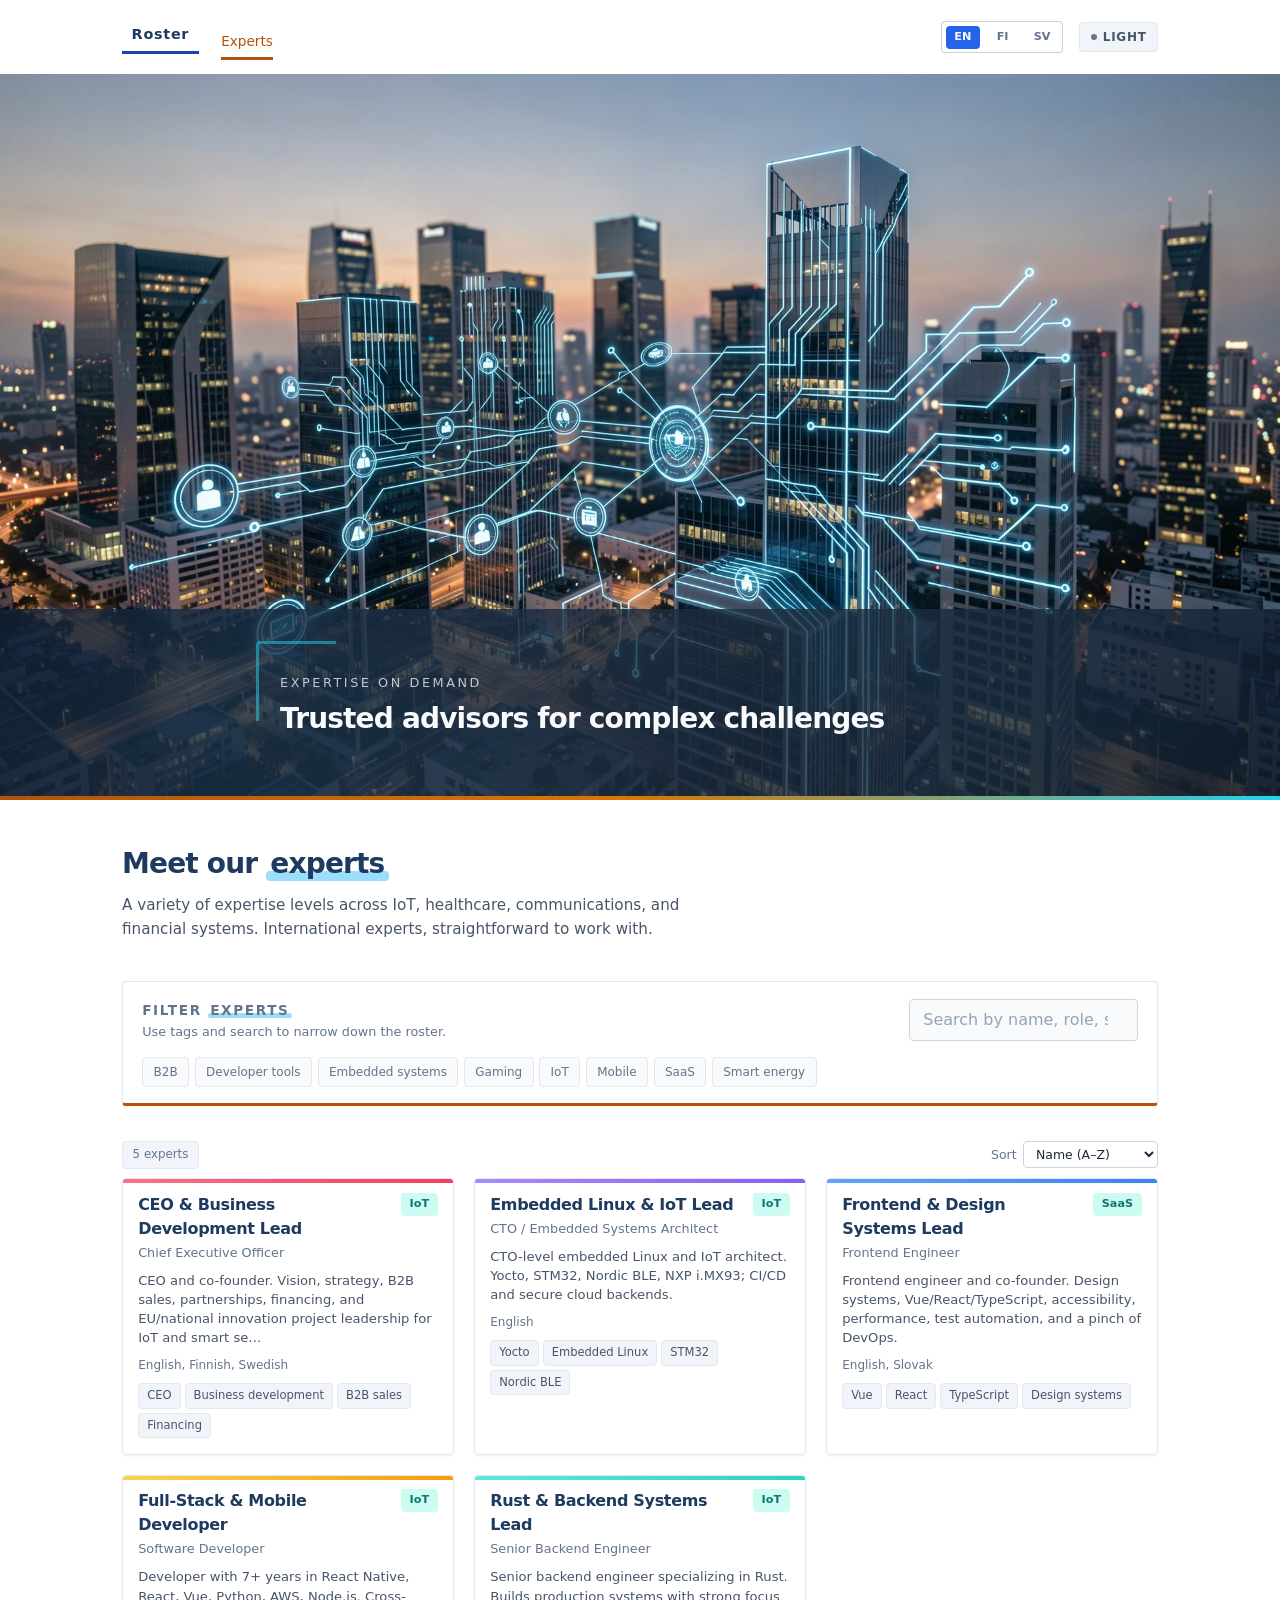
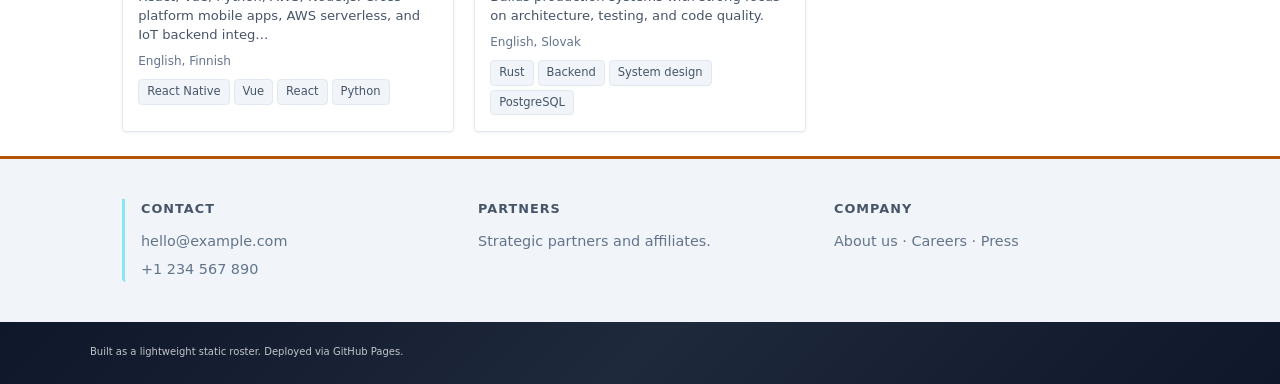
<file: docs/index.html>
<!doctype html>
<html lang="en">
  <head>
    <meta charset="utf-8" />
    <meta name="viewport" content="width=device-width, initial-scale=1" />
    <title>SME Roster</title>
    <meta name="description" content="Subject-matter expert roster with modern minimalist dark UI." />
    <link rel="stylesheet" href="styles/base.css" />
    <link rel="stylesheet" href="styles/layout.css" />
    <link rel="stylesheet" href="styles/components.css" />
    <link rel="stylesheet" href="styles/themes.css" />
  </head>
  <body class="theme-light">
    <div class="page-root">
      <div class="site-header">
        <header class="app-header">
          <div class="app-header__left">
            <span class="app-logo">Roster</span>
            <nav class="app-nav" aria-label="Main">
              <button class="app-nav__item app-nav__item--active" type="button" data-i18n="nav.experts">Experts</button>
            </nav>
          </div>
          <div class="app-header__right">
            <div id="langSwitcher" class="lang-switch" aria-label="Language"></div>
            <button class="chip chip--ghost" id="toggleTheme" aria-label="Toggle theme">
              <span class="chip__dot"></span>
              <span class="chip__label">Dark</span>
            </button>
          </div>
        </header>
      </div>

      <div class="hero">
        <section class="hero-image" aria-hidden="true">
          <img
            src="assets/images/hero.jpg"
            alt=""
            width="1920"
            height="1088"
            loading="eager"
            class="hero-image__img"
          />
        </section>
        <section class="hero-banner" aria-label="Intro">
          <div class="hero-banner__inner">
            <p class="hero-banner__tagline" data-i18n="banner.tagline">Expertise on demand</p>
            <h2 class="hero-banner__title" data-i18n="banner.title">Trusted advisors for complex challenges</h2>
          </div>
        </section>
      </div>

      <div class="site-main">
      <main class="app-main">
        <section class="hero-shell">
          <div class="hero-shell__inner">
            <h1 class="hero-title">Meet our <span class="text-highlight">experts</span></h1>
            <p class="hero-text" data-i18n="hero.text">
              A variety of expertise levels across IoT, healthcare, communications, and financial systems.
              International experts, straightforward to work with.
            </p>
          </div>
        </section>

        <section class="filters-shell" aria-labelledby="filtersTitle">
          <div class="filters-shell__inner">
            <div class="filters-shell__top">
              <div>
                <h2 id="filtersTitle"><span data-i18n="filters.titlePrefix">Filter</span> <span class="text-highlight" data-i18n="filters.titleHighlight">experts</span></h2>
                <p class="filters-shell__hint" data-i18n="filters.hint">Use tags and search to narrow down the roster.</p>
              </div>
              <div class="filters-shell__search">
                <input
                  id="searchInput"
                  type="search"
                  data-i18n-placeholder="filters.searchPlaceholder"
                  placeholder="Search by name, role, sector, keywords…"
                  autocomplete="off"
                />
              </div>
            </div>
            <div class="filters-shell__chips" id="quickFilters" aria-label="Quick filters"></div>
          </div>
        </section>

        <section class="grid-shell" aria-live="polite">
          <div class="grid-shell__meta">
            <span id="resultsCount" class="meta-pill" data-i18n="results.loading">Loading experts…</span>
            <div class="meta-select">
              <label for="sortSelect" data-i18n="sort.label">Sort</label>
              <select id="sortSelect">
                <option value="name" data-i18n="sort.name">Name (A–Z)</option>
                <option value="recent" data-i18n="sort.recent">Recently added</option>
                <option value="sector" data-i18n="sort.sector">Primary sector</option>
              </select>
            </div>
          </div>
          <div id="rosterGrid" class="roster-grid" data-loading="true"></div>
        </section>
      </main>
      </div>

      <footer class="site-footer">
        <div class="site-footer__inner">
          <div class="site-footer__grid">
            <div class="site-footer__block">
              <h3 class="site-footer__heading" data-i18n="footer.contact">Contact</h3>
              <p class="site-footer__text" data-i18n="footer.contactLine">hello@example.com</p>
              <p class="site-footer__text" data-i18n="footer.contactLine2">+1 234 567 890</p>
            </div>
            <div class="site-footer__block">
              <h3 class="site-footer__heading" data-i18n="footer.partners">Partners</h3>
              <p class="site-footer__text" data-i18n="footer.partnersLine">Strategic partners and affiliates.</p>
            </div>
            <div class="site-footer__block">
              <h3 class="site-footer__heading" data-i18n="footer.company">Company</h3>
              <p class="site-footer__text" data-i18n="footer.companyLine">About us · Careers · Press</p>
            </div>
          </div>
        </div>
      </footer>

      <div class="site-footer-bottom">
        <footer class="app-footer">
          <small data-i18n="footer.roster">Built as a lightweight static roster. Deployed via GitHub Pages.</small>
        </footer>
      </div>
    </div>

    <script type="module" src="scripts/render-roster.js"></script>
  </body>
</html>
</file>
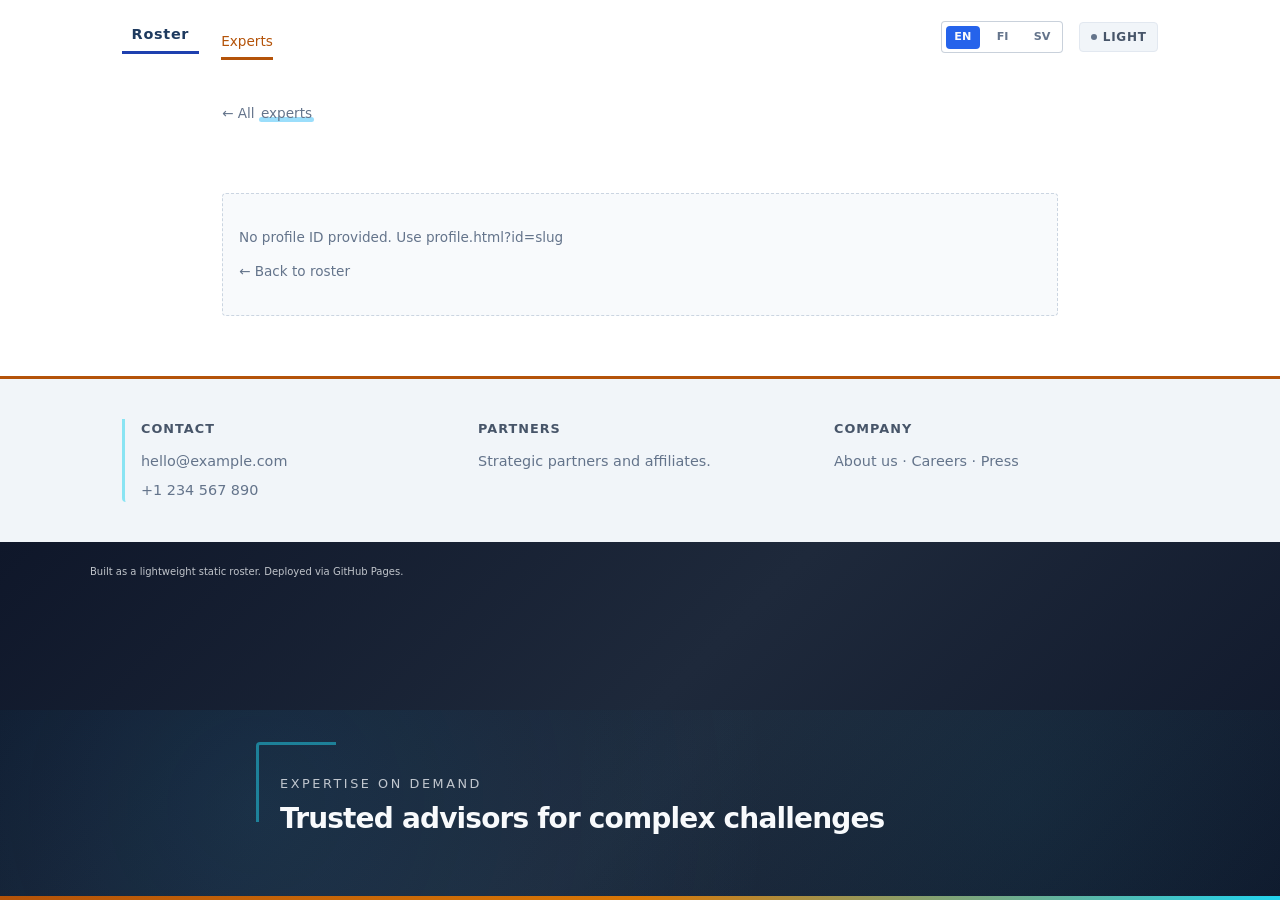
<file: docs/profile.html>
<!doctype html>
<html lang="en">
  <head>
    <meta charset="utf-8" />
    <meta name="viewport" content="width=device-width, initial-scale=1" />
    <title>SME Profile</title>
    <meta name="description" content="Detailed subject-matter expert profile." />
    <link rel="stylesheet" href="styles/base.css" />
    <link rel="stylesheet" href="styles/layout.css" />
    <link rel="stylesheet" href="styles/components.css" />
    <link rel="stylesheet" href="styles/themes.css" />
  </head>
  <body class="theme-light">
    <div class="page-root page-root--profile">
      <div class="site-header">
        <header class="app-header">
          <div class="app-header__left">
            <span class="app-logo">Roster</span>
            <nav class="app-nav" aria-label="Main">
              <a href="index.html" class="app-nav__item app-nav__item--link app-nav__item--active" data-i18n="nav.experts">Experts</a>
            </nav>
          </div>
          <div class="app-header__right">
            <div id="langSwitcher" class="lang-switch" aria-label="Language"></div>
            <button class="chip chip--ghost" id="toggleTheme" aria-label="Toggle theme">
              <span class="chip__dot"></span>
              <span class="chip__label">Dark</span>
            </button>
          </div>
        </header>
      </div>

      <section class="hero-banner" aria-label="Intro">
        <div class="hero-banner__inner">
          <p class="hero-banner__tagline" data-i18n="banner.tagline">Expertise on demand</p>
          <h2 class="hero-banner__title" data-i18n="banner.title">Trusted advisors for complex challenges</h2>
        </div>
      </section>

      <div class="site-main">
        <main class="app-main app-main--profile">
          <p class="profile-back-wrap">
            <a href="index.html" class="back-link"><span data-i18n="profile.backLinkPrefix">← All </span><span class="text-highlight" data-i18n="profile.backLinkHighlight">experts</span></a>
          </p>
          <article id="profileShell" class="profile-shell" aria-live="polite">
            <div class="profile-shell__loading" data-i18n="profile.loading">Loading profile…</div>
          </article>
        </main>
      </div>

      <footer class="site-footer">
        <div class="site-footer__inner">
          <div class="site-footer__grid">
            <div class="site-footer__block">
              <h3 class="site-footer__heading" data-i18n="footer.contact">Contact</h3>
              <p class="site-footer__text" data-i18n="footer.contactLine">hello@example.com</p>
              <p class="site-footer__text" data-i18n="footer.contactLine2">+1 234 567 890</p>
            </div>
            <div class="site-footer__block">
              <h3 class="site-footer__heading" data-i18n="footer.partners">Partners</h3>
              <p class="site-footer__text" data-i18n="footer.partnersLine">Strategic partners and affiliates.</p>
            </div>
            <div class="site-footer__block">
              <h3 class="site-footer__heading" data-i18n="footer.company">Company</h3>
              <p class="site-footer__text" data-i18n="footer.companyLine">About us · Careers · Press</p>
            </div>
          </div>
        </div>
      </footer>

      <div class="site-footer-bottom">
        <footer class="app-footer">
          <small data-i18n="footer.roster">Built as a lightweight static roster. Deployed via GitHub Pages.</small>
        </footer>
      </div>
    </div>

    <script type="module" src="scripts/render-profile.js"></script>
  </body>
</html>
</file>
<file: docs/styles/base.css>
*,
*::before,
*::after {
  box-sizing: border-box;
}

html,
body {
  margin: 0;
  padding: 0;
}

html {
  font-size: 16px;
  background: #0f172a;
}

body {
  font-family: system-ui, -apple-system, BlinkMacSystemFont, 'SF Pro Text', 'Segoe UI', sans-serif;
  line-height: 1.5;
  color: #1e293b;
  background: #0f172a;
  -webkit-font-smoothing: antialiased;
}

img {
  max-width: 100%;
  display: block;
}

button,
input,
select {
  font: inherit;
}

button {
  cursor: pointer;
}

a {
  color: inherit;
  text-decoration: none;
}

a:hover {
  text-decoration: underline;
}

body.theme-dark {
  color-scheme: dark;
}

:root {
  --bg-elevated: rgba(15, 23, 42, 0.9);
  --bg-soft: rgba(15, 23, 42, 0.6);
  --bg-chip: rgba(15, 23, 42, 0.8);
  --border-subtle: rgba(148, 163, 184, 0.2);
  --border-strong: rgba(148, 163, 184, 0.35);
  --accent: #22d3ee;
  --accent-soft: rgba(56, 189, 248, 0.18);
  --accent-strong: rgba(34, 211, 238, 0.9);
  --accent-alt: #e879f9;
  --accent-warm: #b45309;
  --accent-warm-mid: #d97706;
  --text-muted: #9ca3af;
  --text-soft: #6b7280;
  --shadow-soft: 0 18px 45px rgba(15, 23, 42, 0.75);
  --radius-xl: 4px;
  --radius-lg: 4px;
  --radius-pill: 4px;
  --transition-snappy: 160ms ease-out;
  --transition-soft: 220ms ease;
  --blur-shell: 24px;
  --grid-gap: 1.25rem;
}

.page-root {
  min-height: 100vh;
  display: flex;
  flex-direction: column;
  width: 100%;
  background: #ffffff;
}

.page-root .site-header,
.page-root .site-main {
  max-width: 1100px;
  margin-left: auto;
  margin-right: auto;
  width: 100%;
  padding-left: 1.25rem;
  padding-right: 1.25rem;
}

@media (min-width: 768px) {
  .page-root .site-header,
  .page-root .site-main {
    padding-left: 2rem;
    padding-right: 2rem;
  }
}

.page-root .site-header {
  position: relative;
  z-index: 2;
  padding-top: 1.25rem;
  padding-bottom: 0;
}

.page-root .site-main {
  padding-top: 1.2rem;
  padding-bottom: 1.5rem;
}

.page-root--profile .site-main {
  max-width: 900px;
}

.app-header {
  display: flex;
  align-items: center;
  justify-content: space-between;
  gap: 1rem;
  margin-bottom: 1.25rem;
}

.app-header__left {
  display: flex;
  align-items: flex-end;
  gap: 1.4rem;
  min-width: 0;
}

.app-header__right {
  display: flex;
  align-items: center;
  gap: 1rem;
}

.app-logo {
  padding: 0.25rem 0.6rem 0.35rem;
  border: 0;
  border-bottom: 3px solid #1e40af;
  border-radius: 0;
  background: transparent;
  font-size: 0.9rem;
  font-weight: 700;
  letter-spacing: 0.05em;
  color: #1e3a5f;
}

.app-main {
  flex: 1;
  display: flex;
  flex-direction: column;
  gap: 1.2rem;
}

.app-main--profile {
  margin-top: 0.5rem;
}

.profile-back-wrap {
  margin: 0 0 1rem;
}

.site-footer-bottom {
  width: 100%;
  padding: 1.25rem 1.25rem 1.5rem;
  margin-top: auto;
  flex-grow: 1;
  flex-shrink: 0;
  background: linear-gradient(135deg, #0f172a 0%, #1e293b 50%, #0f172a 100%);
}

@media (min-width: 768px) {
  .site-footer-bottom {
    padding-left: 2rem;
    padding-right: 2rem;
  }
}

.app-footer {
  max-width: 1100px;
  margin-left: auto;
  margin-right: auto;
  font-size: 0.75rem;
  color: rgba(248, 250, 252, 0.8);
  opacity: 0.95;
}

.back-link {
  font-size: 0.85rem;
  color: #64748b;
}

.back-link:hover {
  color: #1e40af;
}
</file>
<file: docs/styles/layout.css>
/* Hero: image + banner. Mobile: stacked; from 768px: banner overlaid on bottom of image */
.hero {
  position: relative;
  width: 100%;
}

/* Full-width hero banner; on mobile sits below image, on wide viewports overlays image */
.hero-banner {
  position: relative;
  padding: 3rem 1.5rem;
  /* 80% opacity on wide viewports so hero image shows through; solid on mobile when stacked */
  background: linear-gradient(135deg, rgba(15, 23, 42, 0.8) 0%, rgba(30, 41, 59, 0.8) 50%, rgba(15, 23, 42, 0.8) 100%);
  color: #f1f5f9;
  overflow: hidden;
}

@media (min-width: 768px) {
  .hero-banner {
    position: absolute;
    bottom: 0;
    left: 0;
    right: 0;
    width: 100%;
    z-index: 1;
    padding: 4rem 2rem;
  }
  .hero-banner__title {
    font-size: 2.25rem;
  }
}

.hero-banner::before {
  content: '';
  position: absolute;
  inset: 0;
  background-image: radial-gradient(circle at 20% 50%, rgba(56, 189, 248, 0.1) 0%, transparent 50%),
    radial-gradient(circle at 80% 50%, rgba(34, 211, 238, 0.06) 0%, transparent 45%);
  pointer-events: none;
}

.hero-banner::after {
  content: '';
  position: absolute;
  left: 0;
  right: 0;
  bottom: 0;
  height: 4px;
  background: linear-gradient(90deg, var(--accent-warm) 0%, var(--accent-warm-mid) 50%, #22d3ee 100%);
  pointer-events: none;
}

.hero-banner__inner::before {
  content: '';
  position: absolute;
  top: -2rem;
  left: -1.5rem;
  width: 80px;
  height: 80px;
  border-left: 3px solid rgba(34, 211, 238, 0.5);
  border-top: 3px solid rgba(34, 211, 238, 0.5);
  border-radius: 4px 0 0 0;
  pointer-events: none;
}

.hero-banner__inner {
  max-width: 720px;
  margin: 0 auto;
  position: relative;
  z-index: 0;
}

.hero-banner__tagline {
  margin: 0;
  font-size: 0.8rem;
  letter-spacing: 0.2em;
  text-transform: uppercase;
  color: rgba(248, 250, 252, 0.75);
}

.hero-banner__title {
  margin: 0.5rem 0 0;
  font-size: 1.75rem;
  font-weight: 700;
  letter-spacing: -0.03em;
  line-height: 1.25;
  color: #f8fafc;
}

/* Optional: slightly smaller banner on very narrow viewports when stacked */
@media (max-width: 400px) {
  .hero-banner {
    padding: 1.25rem 1rem;
  }
  .hero-banner__title {
    font-size: 1.35rem;
  }
}

/* Full-width hero image */
.hero-image {
  width: 100%;
  line-height: 0;
  overflow: hidden;
}

.hero-image__img {
  width: 100%;
  height: auto;
  display: block;
  vertical-align: middle;
}

/* Tall footer */
.site-footer {
  width: 100%;
  padding: 2.5rem 0;
  background: #f1f5f9;
  border-top: 3px solid var(--accent-warm);
  position: relative;
}


.site-footer__inner {
  max-width: 1100px;
  margin: 0 auto;
  padding-left: 1.25rem;
  padding-right: 1.25rem;
}

@media (min-width: 768px) {
  .site-footer__inner {
    padding-left: 2rem;
    padding-right: 2rem;
  }
}

.site-footer__grid {
  display: grid;
  grid-template-columns: 1fr;
  gap: 2rem;
}

.site-footer__block:first-child {
  padding-left: 1rem;
  border-left: 3px solid rgba(34, 211, 238, 0.5);
  border-radius: 0 0 0 4px;
}

@media (min-width: 640px) {
  .site-footer__grid {
    grid-template-columns: repeat(3, 1fr);
  }
}

.site-footer__heading {
  margin: 0 0 0.75rem;
  font-size: 0.8rem;
  font-weight: 600;
  letter-spacing: 0.08em;
  text-transform: uppercase;
  color: #475569;
}

.site-footer__text {
  margin: 0;
  font-size: 0.9rem;
  line-height: 1.6;
  color: #64748b;
}

.site-footer__text + .site-footer__text {
  margin-top: 0.35rem;
}

.filters-shell {
  position: sticky;
  top: 0.5rem;
  z-index: 10;
}

@media (min-width: 768px) {
  .filters-shell {
    top: 1rem;
  }
}

.filters-shell__inner {
  border-radius: var(--radius-xl);
  border: 1px solid #e2e8f0;
  background: #ffffff;
  box-shadow: 0 1px 3px rgba(0, 0, 0, 0.06);
  padding: 1rem 1rem 0.9rem;
  border-bottom: 3px solid var(--accent-warm);
}

@media (min-width: 768px) {
  .filters-shell__inner {
    padding: 1.1rem 1.2rem 1rem;
  }
}

.filters-shell__top {
  display: flex;
  align-items: center;
  justify-content: space-between;
  gap: 1rem;
  margin-bottom: 0.8rem;
}

.filters-shell__top h2 {
  font-size: 0.85rem;
  letter-spacing: 0.12em;
  text-transform: uppercase;
  color: #64748b;
  margin: 0 0 0.1rem;
}

.filters-shell__hint {
  margin: 0;
  font-size: 0.8rem;
  color: #64748b;
}

.filters-shell__search input {
  width: 100%;
  min-width: 0;
  padding: 0.5rem 0.85rem;
  border-radius: var(--radius-pill);
  border: 1px solid #cbd5e1;
  background: #f8fafc;
  color: #1e293b;
  outline: none;
  transition: border-color var(--transition-snappy), box-shadow var(--transition-snappy);
}

.filters-shell__search input::placeholder {
  color: #94a3b8;
}

.filters-shell__search input:focus-visible {
  border-color: #1e40af;
  box-shadow: 0 0 0 2px rgba(30, 64, 175, 0.2);
}

.filters-shell__chips {
  display: flex;
  flex-wrap: wrap;
  gap: 0.35rem;
  padding-top: 0.2rem;
}

.grid-shell {
  margin-top: 1rem;
}

.grid-shell__meta {
  display: flex;
  align-items: center;
  justify-content: space-between;
  gap: 0.75rem;
  margin-bottom: 0.6rem;
}

.meta-pill {
  padding: 0.25rem 0.6rem;
  border-radius: var(--radius-pill);
  border: 1px solid #e2e8f0;
  font-size: 0.74rem;
  color: #64748b;
  background: #f1f5f9;
}

.meta-select {
  display: inline-flex;
  align-items: center;
  gap: 0.4rem;
  font-size: 0.78rem;
  color: #64748b;
}

.meta-select select {
  padding: 0.25rem 0.5rem;
  border-radius: var(--radius-pill);
  border: 1px solid #cbd5e1;
  background: #ffffff;
  color: #1e293b;
}

.roster-grid {
  display: grid;
  grid-template-columns: minmax(0, 1fr);
  gap: var(--grid-gap);
}

@media (min-width: 640px) {
  .roster-grid {
    grid-template-columns: repeat(2, minmax(0, 1fr));
  }
}

@media (min-width: 1024px) {
  .roster-grid {
    grid-template-columns: repeat(3, minmax(0, 1fr));
  }
}

.roster-grid[data-loading='true'] {
  opacity: 0.65;
}

.profile-shell {
  padding: 1.75rem 0 1.5rem;
}

@media (min-width: 768px) {
  .profile-shell {
    padding: 2rem 0 2.25rem;
  }
}

.profile-shell__loading {
  font-size: 0.9rem;
  color: #64748b;
}

.profile-header {
  margin-bottom: 1.5rem;
}

.profile-avatar {
  width: 72px;
  height: 72px;
  border-radius: var(--radius-lg);
  border: 0;
  background: linear-gradient(135deg, #99f6e4, #5eead4);
  box-shadow: 0 4px 14px rgba(45, 212, 191, 0.35);
  display: inline-flex;
  align-items: center;
  justify-content: center;
  font-size: 1.75rem;
  font-weight: 700;
  color: #0f766e;
}

.profile-sidebar {
  display: flex;
  flex-direction: column;
  gap: 1.25rem;
}

.profile-avatar-wrap {
  width: 100%;
  aspect-ratio: 1;
  max-width: 220px;
  margin: 0 auto 0 0;
  border-radius: var(--radius-lg);
  overflow: hidden;
}

.profile-avatar-wrap .profile-avatar {
  width: 100%;
  height: 100%;
  min-width: 0;
  min-height: 0;
  font-size: clamp(2rem, 8vw, 4rem);
}

.profile-avatar-wrap .profile-avatar img {
  width: 100%;
  height: 100%;
  object-fit: cover;
  display: block;
}

.profile-avatar--color-0 { background: linear-gradient(135deg, #99f6e4, #5eead4); box-shadow: 0 4px 14px rgba(45, 212, 191, 0.35); color: #0f766e; }
.profile-avatar--color-1 { background: linear-gradient(135deg, #93c5fd, #60a5fa); box-shadow: 0 4px 14px rgba(59, 130, 246, 0.35); color: #1d4ed8; }
.profile-avatar--color-2 { background: linear-gradient(135deg, #c4b5fd, #a78bfa); box-shadow: 0 4px 14px rgba(139, 92, 246, 0.35); color: #5b21b6; }
.profile-avatar--color-3 { background: linear-gradient(135deg, #fde68a, #fcd34d); box-shadow: 0 4px 14px rgba(245, 158, 11, 0.35); color: #b45309; }
.profile-avatar--color-4 { background: linear-gradient(135deg, #fda4af, #fb7185); box-shadow: 0 4px 14px rgba(244, 63, 94, 0.35); color: #be123c; }
.profile-avatar--color-5 { background: linear-gradient(135deg, #67e8f9, #22d3ee); box-shadow: 0 4px 14px rgba(6, 182, 212, 0.35); color: #0e7490; }

.profile-title-block h1 {
  margin: 0 0 0.25rem;
  font-size: 1.4rem;
  font-weight: 700;
  letter-spacing: -0.03em;
  color: #1e3a5f;
}

.profile-title-block__meta {
  display: flex;
  flex-wrap: wrap;
  gap: 0.5rem;
  font-size: 0.8rem;
  color: #64748b;
}

.profile-title-block .pill-row {
  margin-top: 0.5rem;
}

.profile-layout {
  display: grid;
  grid-template-columns: minmax(0, 1.8fr) minmax(0, 1.2fr);
  gap: 1.75rem;
  align-items: start;
}

.profile-layout > div {
  display: flex;
  flex-direction: column;
  gap: 1.25rem;
}

@media (max-width: 768px) {
  .profile-layout {
    grid-template-columns: minmax(0, 1fr);
  }
  .profile-avatar-wrap {
    display: none;
  }
}

.profile-section {
  padding: 0 0 1.75rem;
  margin-bottom: 0;
}

.profile-section:last-child {
  padding-bottom: 0;
}

.profile-section h2 {
  margin: 0 0 0.5rem;
  font-size: 0.75rem;
  letter-spacing: 0.12em;
  text-transform: uppercase;
  color: #64748b;
  font-weight: 600;
}

.profile-body {
  margin: 0;
  font-size: 0.88rem;
  line-height: 1.6;
  color: #475569;
}

.profile-body + .profile-body {
  margin-top: 0.75rem;
}

.profile-history__item {
  margin-bottom: 1.25rem;
}

.profile-history__item:last-child {
  margin-bottom: 0;
}

.profile-history__heading {
  margin: 0 0 0.25rem;
  font-size: 0.9rem;
  font-weight: 600;
  color: #1e3a5f;
}

.profile-history__period {
  font-weight: 400;
  color: #64748b;
  font-size: 0.85rem;
}

.profile-history__item .profile-body {
  margin-top: 0;
  font-size: 0.88rem;
}

.profile-list {
  padding-left: 1.15rem;
  margin: 0.35rem 0 0;
  font-size: 0.85rem;
  line-height: 1.5;
  color: #475569;
}

.profile-list li + li {
  margin-top: 0.4rem;
}

.profile-links {
  display: flex;
  flex-wrap: wrap;
  gap: 0.6rem;
  margin-top: 0.6rem;
}

.profile-links a {
  font-size: 0.8rem;
}

/* Navigation and hero inspired by Scandinavian consulting sites */
.app-nav {
  display: none;
}

@media (min-width: 640px) {
  .app-nav {
    display: inline-flex;
    align-items: center;
    gap: 1.5rem;
    font-size: 0.85rem;
  }
}

.app-nav__item {
  position: relative;
  padding: 0.15rem 0;
  border: 0;
  background: none;
  color: #1e293b;
  font-weight: 500;
}

.app-nav__item--link {
  text-decoration: none;
  font: inherit;
  cursor: pointer;
}
.app-nav__item--link:hover {
  text-decoration: none;
}

.app-nav__item::after {
  content: '';
  position: absolute;
  left: 0;
  right: 0;
  bottom: -0.35rem;
  height: 3px;
  border-radius: 0;
  background: var(--accent-warm);
  transform-origin: left;
  transform: scaleX(0);
  transition: transform var(--transition-snappy);
}

.app-nav__item--active {
  color: var(--accent-warm);
}

.app-nav__item--active::after {
  transform: scaleX(1);
}

.app-nav__item:hover {
  color: #1e40af;
}

.hero-shell {
  padding: 1.5rem 0 1.25rem;
}

.hero-shell__inner {
  max-width: 720px;
}

.hero-title {
  margin: 0;
  font-size: 1.75rem;
  font-weight: 700;
  letter-spacing: -0.03em;
  color: #1e3a5f;
}

/* Reusable text highlight (light blue bar under text) */
.text-highlight {
  position: relative;
  display: inline-block;
  padding: 0 0.15em;
  z-index: 0; /* stacking context so ::after stays behind text but not behind card */
}

.text-highlight::after {
  content: '';
  position: absolute;
  left: 0;
  right: 0;
  bottom: 0.12em;
  height: 0.38em;
  background: rgba(56, 189, 248, 0.5);
  border-radius: 4px;
  z-index: -1;
}


.hero-text {
  margin: 0.6rem 0 0;
  max-width: 580px;
  font-size: 0.95rem;
  line-height: 1.55;
  color: #475569;
}
</file>
<file: docs/styles/components.css>
.chip {
  display: inline-flex;
  align-items: center;
  gap: 0.35rem;
  padding: 0.3rem 0.65rem;
  border-radius: var(--radius-pill);
  border: 1px solid #cbd5e1;
  background: #f8fafc;
  font-size: 0.75rem;
  color: #1e293b;
  white-space: nowrap;
  transition: background var(--transition-snappy), border-color var(--transition-snappy), color var(--transition-snappy);
}

.chip__dot {
  width: 0.4rem;
  height: 0.4rem;
  border-radius: var(--radius-pill);
  background: #64748b;
}

.chip__label {
  letter-spacing: 0.06em;
  text-transform: uppercase;
  font-weight: 600;
}

.chip--ghost {
  background: #f1f5f9;
  border-color: #e2e8f0;
  color: #475569;
}

.chip--filter {
  background: #f8fafc;
  border-color: #e2e8f0;
  color: #64748b;
}

.chip--filter[data-active='true'] {
  border-color: var(--accent-warm);
  background: #fffbeb;
  color: var(--accent-warm);
  font-weight: 600;
}

.chip--filter:not([data-active='true']):hover {
  border-color: #94a3b8;
  background: #f1f5f9;
}

.sme-card,
.sme-card * {
  text-decoration: none !important;
}

.sme-card:hover,
.sme-card:hover * {
  text-decoration: none !important;
}

.sme-card {
  position: relative;
  display: flex;
  flex-direction: column;
  gap: 0.55rem;
  padding: calc(4px + 0.6rem) 0.95rem 0.95rem;
  border-radius: var(--radius-lg);
  border: 1px solid #e2e8f0;
  background: #ffffff;
  box-shadow: 0 1px 3px rgba(0, 0, 0, 0.06);
  cursor: pointer;
  transition: transform var(--transition-soft), box-shadow var(--transition-soft), border-color var(--transition-snappy);
  overflow: hidden;
}

.sme-card::before {
  content: '';
  position: absolute;
  top: 0;
  left: 0;
  right: 0;
  height: 4px;
  background: linear-gradient(90deg, #5eead4, #2dd4bf);
  pointer-events: none;
}

.sme-card--color-0::before { background: linear-gradient(90deg, #5eead4, #2dd4bf); }
.sme-card--color-1::before { background: linear-gradient(90deg, #60a5fa, #3b82f6); }
.sme-card--color-2::before { background: linear-gradient(90deg, #a78bfa, #8b5cf6); }
.sme-card--color-3::before { background: linear-gradient(90deg, #fcd34d, #f59e0b); }
.sme-card--color-4::before { background: linear-gradient(90deg, #fb7185, #f43f5e); }
.sme-card--color-5::before { background: linear-gradient(90deg, #22d3ee, #06b6d4); }

.sme-card:hover {
  transform: translateY(-2px);
  box-shadow: 0 8px 25px rgba(0, 0, 0, 0.08);
  border-color: #cbd5e1;
}

.sme-card__header {
  display: flex;
  align-items: flex-start;
  justify-content: space-between;
  gap: 0.6rem;
}

.sme-card__title {
  min-width: 0;
}

.sme-card__name {
  margin: 0;
  font-size: 1rem;
  font-weight: 700;
  letter-spacing: -0.02em;
  color: #1e3a5f;
}

.sme-card__role {
  margin: 0.15rem 0 0;
  font-size: 0.8rem;
  color: #64748b;
}

.sme-card__sector-pill {
  padding: 0.2rem 0.55rem;
  border-radius: var(--radius-pill);
  border: 0;
  font-size: 0.7rem;
  font-weight: 600;
  color: #0f766e;
  background: #ccfbf1;
}

.sme-card__summary {
  margin: 0;
  font-size: 0.82rem;
  line-height: 1.45;
  color: #475569;
}

.sme-card__languages {
  margin: 0;
  font-size: 0.75rem;
  color: #64748b;
}

.sme-card__tags {
  display: flex;
  flex-wrap: wrap;
  gap: 0.25rem;
}

.tag-pill {
  padding: 0.2rem 0.5rem;
  border-radius: var(--radius-pill);
  border: 1px solid #e2e8f0;
  font-size: 0.72rem;
  color: #475569;
  background: #f1f5f9;
}

.tag-pill--accent {
  border-color: #99f6e4;
  color: #0f766e;
  background: #ccfbf1;
}

.badge {
  display: inline-flex;
  align-items: center;
  gap: 0.25rem;
  padding: 0.2rem 0.4rem;
  border-radius: var(--radius-pill);
  border: 1px solid rgba(148, 163, 184, 0.35);
  font-size: 0.7rem;
  color: var(--text-soft);
}

.badge__dot {
  width: 0.35rem;
  height: 0.35rem;
  border-radius: var(--radius-pill);
  background: var(--accent-alt);
  box-shadow: 0 0 0 4px rgba(236, 72, 153, 0.35);
}

.badge--subtle {
  border-style: dashed;
  border-color: rgba(148, 163, 184, 0.3);
}

.empty-state {
  padding: 1.25rem 1rem;
  border-radius: var(--radius-lg);
  border: 1px dashed #cbd5e1;
  background: #f8fafc;
  font-size: 0.85rem;
  color: #64748b;
}

.pill-row {
  display: flex;
  flex-wrap: wrap;
  gap: 0.4rem;
}

.pill-row--dense .tag-pill {
  font-size: 0.7rem;
}

.link-pill {
  display: inline-flex;
  align-items: center;
  gap: 0.3rem;
  padding: 0.3rem 0.65rem;
  border-radius: var(--radius-pill);
  border: 1px solid #1e40af;
  background: #ffffff;
  color: #1e40af;
  text-decoration: none;
  font-weight: 500;
  transition: border-color var(--transition-snappy), background var(--transition-snappy), color var(--transition-snappy);
}

.link-pill:hover {
  background: #eff6ff;
  color: #1d4ed8;
}

.link-pill__icon {
  font-size: 0.9rem;
}

.lang-switch {
  display: inline-flex;
  align-items: center;
  gap: 0.35rem;
  padding: 0.2rem;
  border-radius: var(--radius-pill);
  border: 1px solid rgba(148, 163, 184, 0.5);
  background: rgba(255, 255, 255, 0.9);
}

.lang-switch__btn {
  min-width: 2.1rem;
  padding: 0.2rem 0.55rem;
  border-radius: var(--radius-pill);
  border: 0;
  background: transparent;
  font-size: 0.7rem;
  font-weight: 600;
  color: #64748b;
}

.lang-switch__btn--active {
  background: #2563eb;
  color: #f9fafb;
}
</file>
<file: docs/styles/themes.css>
/**
 * Dark theme: Bento-lite / Linear-style. Light theme is default (REBASE-style).
 * Selector must be body.theme-dark (class is on body), not .theme-dark body.
 */
html:has(body.theme-dark) {
  background: #0a0a0f;
}

body.theme-dark {
  color-scheme: dark;
  color: #e5e7eb;
  background: #0a0a0f;
  background-image: radial-gradient(ellipse 120% 80% at 50% 0%, #1a1f2e 0%, #0f1219 45%, #0a0a0f 100%);
  min-height: 100vh;
}

.theme-dark .page-root {
  background: transparent;
  min-height: 100vh;
}

.theme-dark .app-header {
  padding-bottom: 0.75rem;
  margin-bottom: 1rem;
}

.theme-dark .app-logo {
  border-bottom-color: var(--accent-strong);
  color: #e5e7eb;
}

.theme-dark .app-nav__item { color: #cbd5e1; }
.theme-dark .app-nav__item--active { color: var(--accent); }
.theme-dark .app-nav__item--active::after { background: var(--accent-strong); }
.theme-dark .app-nav__item:hover { color: #f9fafb; }

.theme-dark .hero-banner {
  background: linear-gradient(135deg, rgba(15, 23, 42, 0.8) 0%, rgba(30, 58, 95, 0.8) 50%, rgba(15, 23, 42, 0.8) 100%);
}
.theme-dark .hero-banner::after {
  background: linear-gradient(90deg, var(--accent-warm) 0%, rgba(34, 211, 238, 0.7) 100%);
}
.theme-dark .hero-banner__inner::before {
  border-left-color: rgba(34, 211, 238, 0.6);
  border-top-color: rgba(34, 211, 238, 0.6);
}
.theme-dark .hero-banner__tagline { color: rgba(248, 250, 252, 0.7); }
.theme-dark .hero-banner__title { color: #f8fafc; }

.theme-dark .site-footer {
  background: rgba(15, 23, 42, 0.6);
  border-top: 3px solid rgba(217, 119, 6, 0.7);
}
.theme-dark .site-footer__block:first-child {
  border-left-color: rgba(34, 211, 238, 0.5);
}
.theme-dark .site-footer__heading { color: #94a3b8; }
.theme-dark .site-footer__text { color: var(--text-muted); }

.theme-dark .hero-shell {
  padding-bottom: 1rem;
}
.theme-dark .hero-title { color: #f1f5f9; }
.theme-dark .text-highlight::after { background: rgba(34, 211, 238, 0.55); }
.theme-dark .hero-text { color: #94a3b8; }

.theme-dark .filters-shell__inner {
  backdrop-filter: blur(var(--blur-shell));
  background: linear-gradient(135deg, rgba(15, 23, 42, 0.95), rgba(17, 24, 39, 0.92));
  border-color: var(--border-subtle);
  border-bottom-color: var(--accent-strong);
  box-shadow: var(--shadow-soft);
}

.theme-dark .filters-shell__top h2,
.theme-dark .filters-shell__hint { color: var(--text-muted); }
.theme-dark .filters-shell__search input {
  background: rgba(15, 23, 42, 0.9);
  border-color: var(--border-subtle);
  color: #f9fafb;
}
.theme-dark .filters-shell__search input::placeholder { color: var(--text-soft); }
.theme-dark .filters-shell__search input:focus-visible {
  border-color: var(--accent);
  box-shadow: 0 0 0 2px var(--accent-soft);
}

.theme-dark .meta-pill,
.theme-dark .meta-select { color: var(--text-soft); }
.theme-dark .meta-pill { background: rgba(15, 23, 42, 0.9); border-color: var(--border-subtle); }
.theme-dark .meta-select select {
  background: rgba(15, 23, 42, 0.9);
  border-color: var(--border-subtle);
  color: #e5e7eb;
}

.theme-dark .filters-shell__inner,
.theme-dark .sme-card {
  backdrop-filter: blur(var(--blur-shell));
}

.theme-dark .sme-card {
  border-color: var(--border-subtle);
  background: linear-gradient(145deg, rgba(15, 23, 42, 0.96), rgba(15, 23, 42, 0.9));
  box-shadow: var(--shadow-soft);
}
.theme-dark .sme-card::before {
  background: linear-gradient(90deg, rgba(56, 189, 248, 0.6), rgba(34, 211, 238, 0.5));
}
.theme-dark .sme-card--color-0::before { background: linear-gradient(90deg, rgba(45, 212, 191, 0.6), rgba(20, 184, 166, 0.5)); }
.theme-dark .sme-card--color-1::before { background: linear-gradient(90deg, rgba(96, 165, 250, 0.6), rgba(59, 130, 246, 0.5)); }
.theme-dark .sme-card--color-2::before { background: linear-gradient(90deg, rgba(167, 139, 250, 0.6), rgba(139, 92, 246, 0.5)); }
.theme-dark .sme-card--color-3::before { background: linear-gradient(90deg, rgba(251, 191, 36, 0.6), rgba(245, 158, 11, 0.5)); }
.theme-dark .sme-card--color-4::before { background: linear-gradient(90deg, rgba(251, 113, 133, 0.6), rgba(244, 63, 94, 0.5)); }
.theme-dark .sme-card--color-5::before { background: linear-gradient(90deg, rgba(34, 211, 238, 0.6), rgba(6, 182, 212, 0.5)); }
.theme-dark .sme-card:hover {
  box-shadow: 0 22px 60px rgba(15, 23, 42, 0.95);
  border-color: rgba(148, 163, 184, 0.45);
}
.theme-dark .sme-card__name { color: #f1f5f9; }
.theme-dark .sme-card__role,
.theme-dark .sme-card__summary,
.theme-dark .sme-card__languages { color: var(--text-muted); }
.theme-dark .sme-card__sector-pill {
  color: var(--accent);
  background: rgba(8, 47, 73, 0.8);
  border: 1px solid rgba(34, 211, 238, 0.5);
}

.theme-dark .chip { background: rgba(15, 23, 42, 0.8); border-color: rgba(148, 163, 184, 0.4); color: #e5e7eb; }
.theme-dark .chip__dot { background: var(--accent-strong); }
.theme-dark .chip--ghost {
  background: rgba(15, 23, 42, 0.85);
  border-color: rgba(34, 211, 238, 0.4);
  color: #e5e7eb;
}
.theme-dark .chip--ghost .chip__label {
  color: #94a3b8;
  font-weight: 600;
}
.theme-dark .chip--filter { background: rgba(15, 23, 42, 0.7); color: var(--text-muted); }
.theme-dark .chip--filter[data-active='true'] {
  border-color: var(--accent-strong);
  color: #e5e7eb;
  background: rgba(8, 47, 73, 0.6);
}

.theme-dark .tag-pill { background: rgba(15, 23, 42, 0.96); border-color: rgba(148, 163, 184, 0.4); color: var(--text-soft); }
.theme-dark .tag-pill--accent { color: var(--accent); background: rgba(8, 47, 73, 0.9); border-color: rgba(34, 211, 238, 0.5); }

.theme-dark .empty-state {
  background: rgba(15, 23, 42, 0.9);
  border-color: rgba(148, 163, 184, 0.3);
  color: var(--text-muted);
}

.theme-dark .link-pill {
  background: rgba(15, 23, 42, 0.96);
  border-color: var(--accent-strong);
  color: #e5e7eb;
}
.theme-dark .link-pill:hover { background: rgba(8, 47, 73, 0.95); }

.theme-dark .lang-switch {
  background: rgba(15, 23, 42, 0.8);
  border-color: rgba(148, 163, 184, 0.35);
}
.theme-dark .lang-switch__btn {
  color: #94a3b8;
}
.theme-dark .lang-switch__btn--active {
  background: rgba(34, 211, 238, 0.25);
  color: #e5e7eb;
}

.theme-dark .site-footer-bottom {
  background: linear-gradient(135deg, #0f172a 0%, #1e3a5f 50%, #0f172a 100%);
}
.theme-dark .site-footer-bottom::before {
  background: linear-gradient(135deg, #0f172a 0%, #1e3a5f 50%, #0f172a 100%);
}

.theme-dark .app-footer {
  opacity: 0.9;
  color: rgba(248, 250, 252, 0.75);
}
.theme-dark .profile-section h2,
.theme-dark .profile-body,
.theme-dark .profile-list { color: var(--text-muted); }
.theme-dark .profile-history__heading { color: #f1f5f9; }
.theme-dark .profile-history__period { color: #94a3b8; }
.theme-dark .back-link { color: var(--text-muted); }
.theme-dark .back-link:hover { color: var(--accent); }
.theme-dark .profile-title-block__meta { color: var(--text-soft); }
.theme-dark .profile-avatar { background: radial-gradient(circle at top left, rgba(56, 189, 248, 0.35), rgba(15, 23, 42, 0.95)); }
.theme-dark .profile-avatar--color-0 { background: radial-gradient(circle at top left, rgba(45, 212, 191, 0.4), rgba(15, 23, 42, 0.95)); color: #5eead4; }
.theme-dark .profile-avatar--color-1 { background: radial-gradient(circle at top left, rgba(96, 165, 250, 0.4), rgba(15, 23, 42, 0.95)); color: #93c5fd; }
.theme-dark .profile-avatar--color-2 { background: radial-gradient(circle at top left, rgba(167, 139, 250, 0.4), rgba(15, 23, 42, 0.95)); color: #c4b5fd; }
.theme-dark .profile-avatar--color-3 { background: radial-gradient(circle at top left, rgba(251, 191, 36, 0.4), rgba(15, 23, 42, 0.95)); color: #fcd34d; }
.theme-dark .profile-avatar--color-4 { background: radial-gradient(circle at top left, rgba(251, 113, 133, 0.4), rgba(15, 23, 42, 0.95)); color: #fda4af; }
.theme-dark .profile-avatar--color-5 { background: radial-gradient(circle at top left, rgba(34, 211, 238, 0.4), rgba(15, 23, 42, 0.95)); color: #67e8f9; }
.theme-dark .profile-title-block h1 { color: #f1f5f9; }

body.theme-light {
  color-scheme: light;
}
</file>
